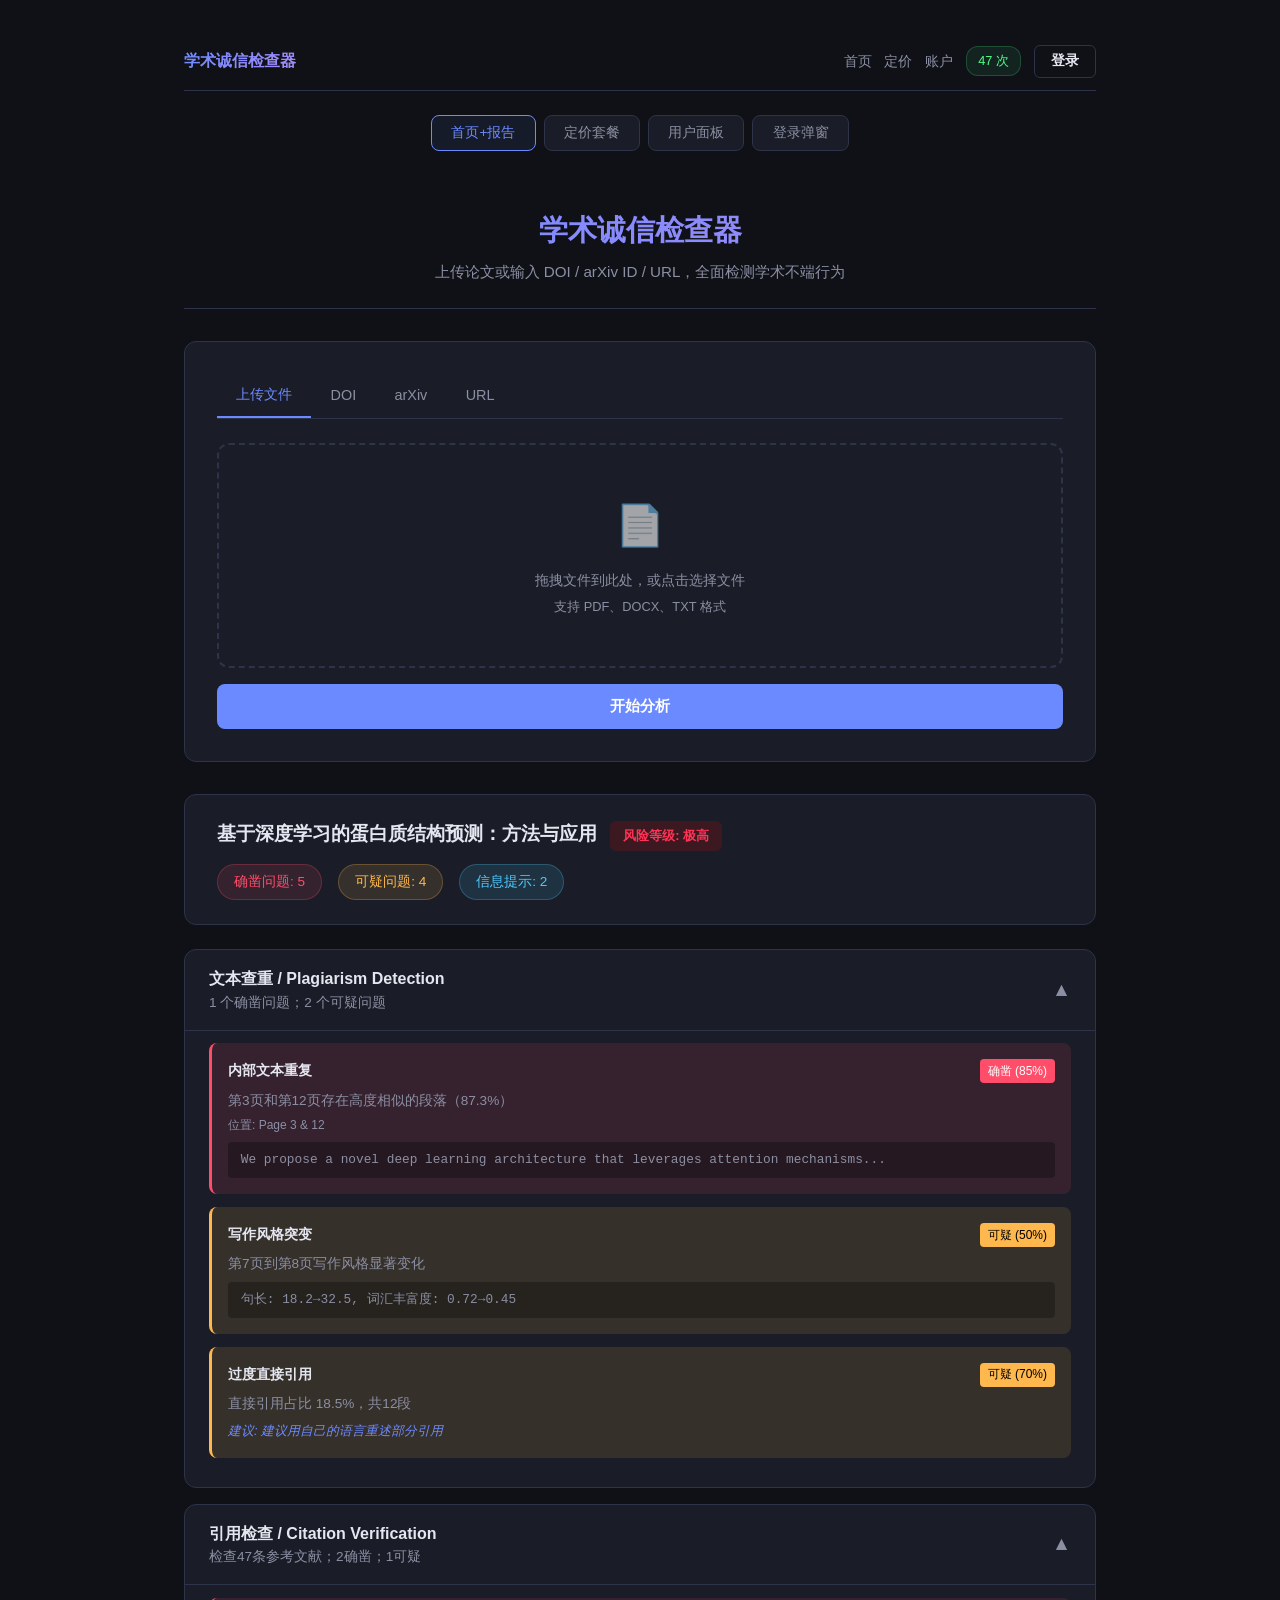
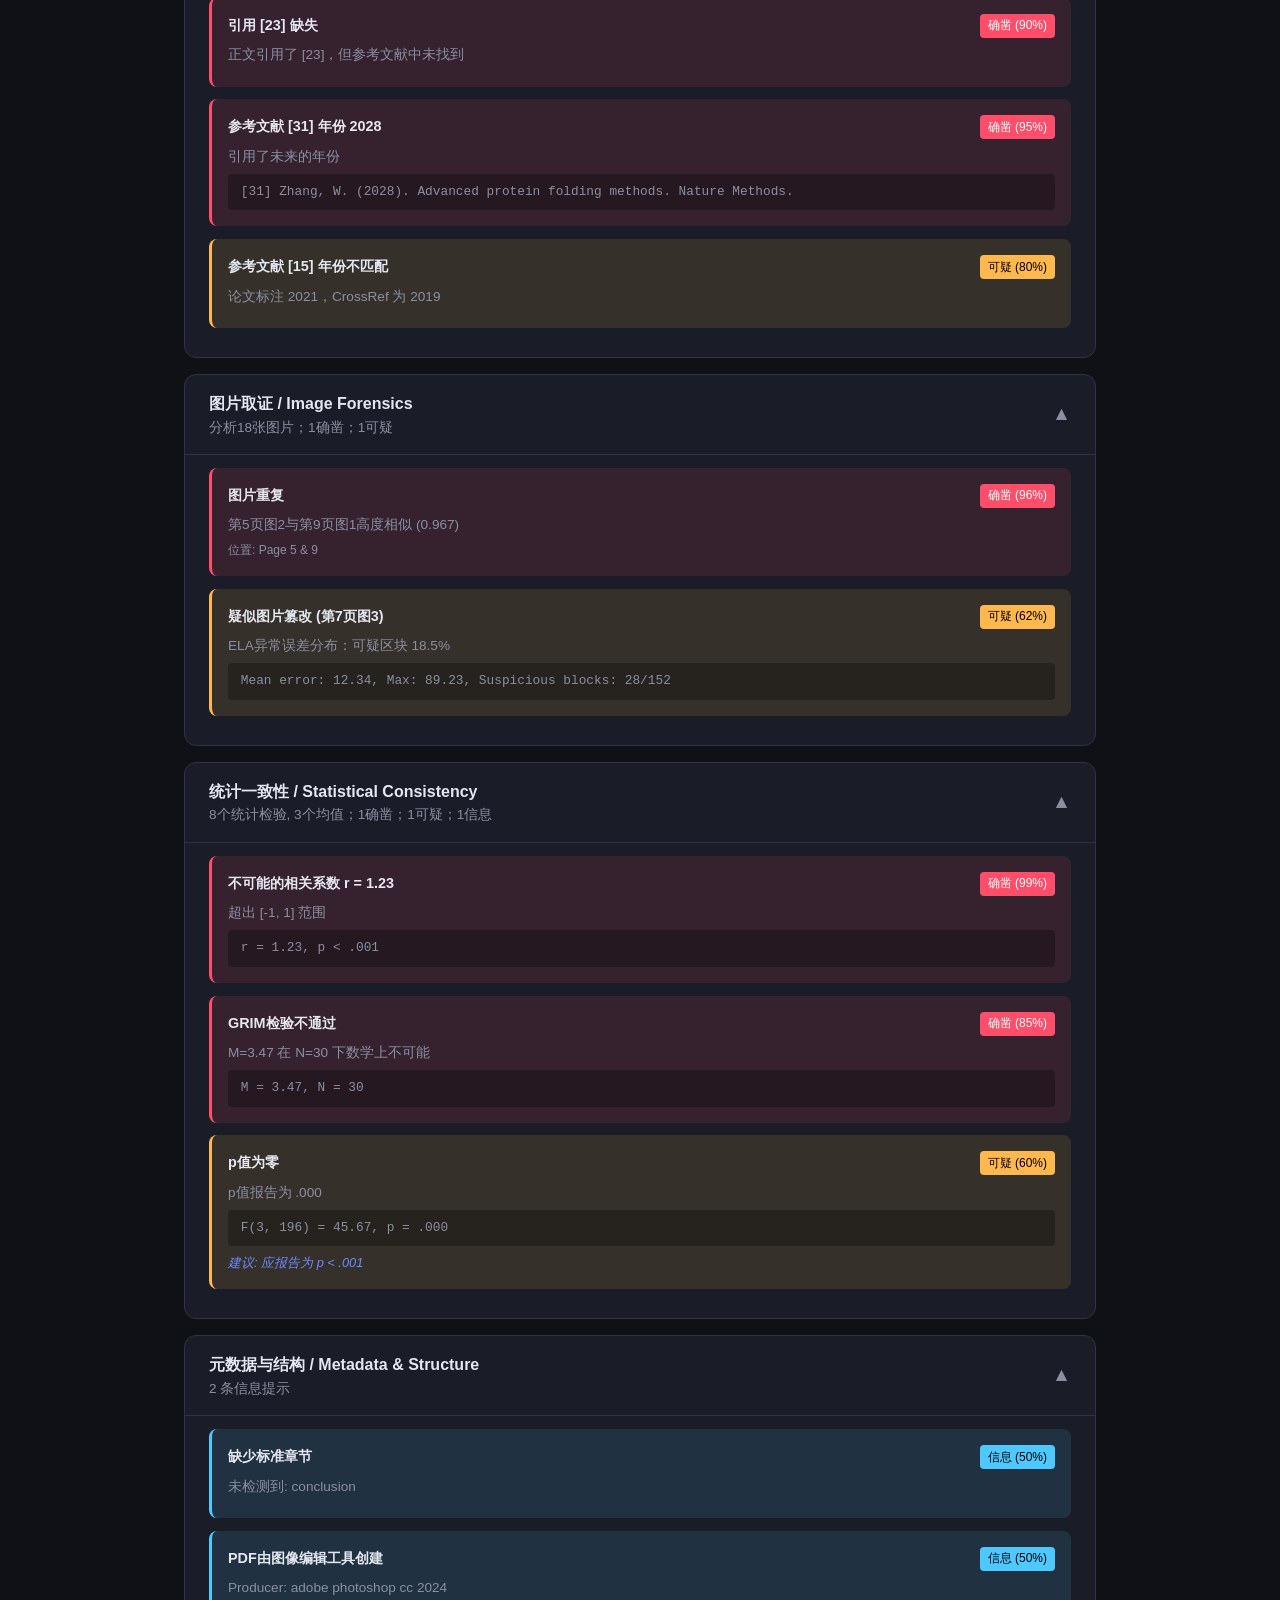
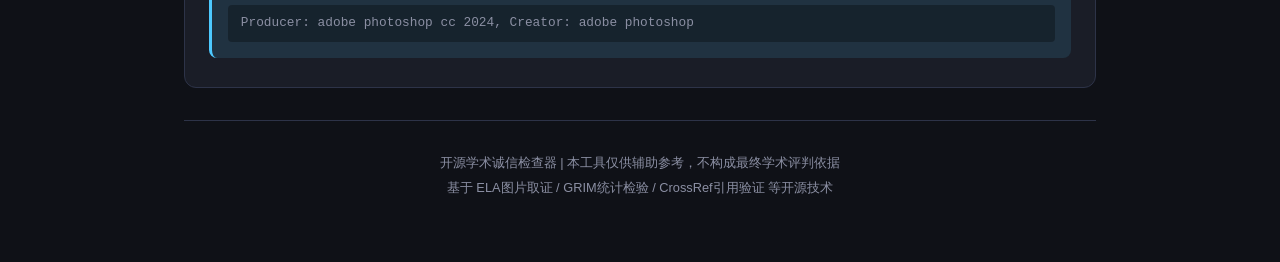
<file: preview.html>
<!DOCTYPE html>
<html lang="zh-CN">
<head>
    <meta charset="UTF-8">
    <meta name="viewport" content="width=device-width, initial-scale=1.0">
    <title>学术诚信检查器 - 完整预览</title>
    <style>
        :root {
            --bg: #0f1117; --bg-card: #1a1d27; --bg-input: #232733;
            --border: #2d3348; --text: #e4e6f0; --text-muted: #8b8fa3;
            --accent: #6c8aff; --accent-hover: #8ba3ff;
            --confirmed: #ff4d6a; --confirmed-bg: rgba(255,77,106,0.12);
            --suspicious: #ffb84d; --suspicious-bg: rgba(255,184,77,0.12);
            --info: #4dc9ff; --info-bg: rgba(77,201,255,0.12);
            --success: #4dff88; --success-bg: rgba(77,255,136,0.08);
            --radius: 12px; --shadow: 0 4px 24px rgba(0,0,0,0.3);
        }
        * { margin: 0; padding: 0; box-sizing: border-box; }
        body { font-family: -apple-system, BlinkMacSystemFont, 'Segoe UI', 'Inter', sans-serif; background: var(--bg); color: var(--text); line-height: 1.6; min-height: 100vh; }
        .container { max-width: 960px; margin: 0 auto; padding: 2rem 1.5rem; }
        .topnav { display: flex; justify-content: space-between; align-items: center; padding: 0.8rem 0; border-bottom: 1px solid var(--border); margin-bottom: 1.5rem; }
        .topnav-brand { font-size: 1rem; font-weight: 700; cursor: pointer; background: linear-gradient(135deg, var(--accent), #a78bfa); -webkit-background-clip: text; -webkit-text-fill-color: transparent; background-clip: text; }
        .topnav-links { display: flex; align-items: center; gap: 0.8rem; }
        .topnav-links a { color: var(--text-muted); text-decoration: none; font-size: 0.9rem; cursor: pointer; }
        .topnav-links a:hover { color: var(--text); }
        .nav-credits { font-size: 0.8rem; padding: 0.25rem 0.7rem; border-radius: 12px; background: var(--success-bg); color: var(--success); border: 1px solid rgba(77,255,136,0.2); }
        header { text-align: center; padding: 2rem 0 1.5rem; border-bottom: 1px solid var(--border); margin-bottom: 2rem; }
        header h1 { font-size: 1.8rem; font-weight: 700; margin-bottom: 0.4rem; background: linear-gradient(135deg, var(--accent), #a78bfa); -webkit-background-clip: text; -webkit-text-fill-color: transparent; background-clip: text; }
        header p { color: var(--text-muted); font-size: 0.95rem; }
        .btn { padding: 0.75rem 2rem; background: var(--accent); color: #fff; border: none; border-radius: 8px; font-size: 0.95rem; font-weight: 600; cursor: pointer; transition: all 0.2s; display: inline-flex; align-items: center; gap: 0.5rem; }
        .btn:hover { background: var(--accent-hover); transform: translateY(-1px); }
        .btn-block { width: 100%; justify-content: center; margin-top: 1rem; }
        .btn-sm { padding: 0.4rem 1rem; font-size: 0.85rem; border-radius: 6px; }
        .btn-outline { background: transparent; border: 1px solid var(--border); color: var(--text); }
        .btn-outline:hover { border-color: var(--accent); color: var(--accent); background: transparent; }
        .btn-ghost { background: transparent; color: var(--text-muted); padding: 0.4rem 0.8rem; }
        .upload-section { background: var(--bg-card); border: 1px solid var(--border); border-radius: var(--radius); padding: 2rem; margin-bottom: 2rem; }
        .tabs { display: flex; gap: 0; margin-bottom: 1.5rem; border-bottom: 1px solid var(--border); }
        .tab { padding: 0.7rem 1.2rem; background: none; border: none; color: var(--text-muted); cursor: pointer; font-size: 0.9rem; border-bottom: 2px solid transparent; transition: all 0.2s; }
        .tab:hover { color: var(--text); }
        .tab.active { color: var(--accent); border-bottom-color: var(--accent); }
        .tab-content { display: none; }
        .tab-content.active { display: block; }
        .drop-zone { border: 2px dashed var(--border); border-radius: var(--radius); padding: 3rem 2rem; text-align: center; cursor: pointer; transition: all 0.3s; }
        .drop-zone:hover { border-color: var(--accent); background: rgba(108,138,255,0.05); }
        .drop-zone .icon { font-size: 2.5rem; margin-bottom: 0.8rem; opacity: 0.6; }
        .drop-zone p { color: var(--text-muted); font-size: 0.9rem; }
        .input-group { display: flex; gap: 0.8rem; margin-top: 0.5rem; }
        .input-group input, .form-group input { flex: 1; padding: 0.75rem 1rem; background: var(--bg-input); border: 1px solid var(--border); border-radius: 8px; color: var(--text); font-size: 0.95rem; outline: none; }
        .input-group input:focus, .form-group input:focus { border-color: var(--accent); }
        .input-group input::placeholder, .form-group input::placeholder { color: var(--text-muted); }
        .label { display: block; color: var(--text-muted); font-size: 0.85rem; margin-bottom: 0.4rem; }
        .report-header { background: var(--bg-card); border: 1px solid var(--border); border-radius: var(--radius); padding: 1.5rem 2rem; margin-bottom: 1.5rem; }
        .report-title { font-size: 1.2rem; font-weight: 600; margin-bottom: 0.8rem; }
        .stats-row { display: flex; gap: 1rem; flex-wrap: wrap; }
        .stat-badge { padding: 0.4rem 1rem; border-radius: 20px; font-size: 0.85rem; font-weight: 500; }
        .stat-badge.confirmed { background: var(--confirmed-bg); color: var(--confirmed); border: 1px solid rgba(255,77,106,0.25); }
        .stat-badge.suspicious { background: var(--suspicious-bg); color: var(--suspicious); border: 1px solid rgba(255,184,77,0.25); }
        .stat-badge.info { background: var(--info-bg); color: var(--info); border: 1px solid rgba(77,201,255,0.25); }
        .risk-indicator { display: inline-block; padding: 0.3rem 0.8rem; border-radius: 6px; font-size: 0.8rem; font-weight: 600; text-transform: uppercase; margin-left: 0.5rem; }
        .risk-low { background: var(--success-bg); color: var(--success); }
        .risk-medium { background: var(--suspicious-bg); color: var(--suspicious); }
        .risk-high { background: var(--confirmed-bg); color: var(--confirmed); }
        .risk-critical { background: rgba(255,0,0,0.15); color: #ff3355; }
        .module-card { background: var(--bg-card); border: 1px solid var(--border); border-radius: var(--radius); margin-bottom: 1rem; overflow: hidden; }
        .module-header { padding: 1rem 1.5rem; display: flex; justify-content: space-between; align-items: center; cursor: pointer; transition: background 0.2s; }
        .module-header:hover { background: rgba(255,255,255,0.02); }
        .module-name { font-weight: 600; font-size: 1rem; }
        .module-summary { color: var(--text-muted); font-size: 0.85rem; }
        .module-toggle { color: var(--text-muted); font-size: 1.2rem; transition: transform 0.3s; }
        .module-toggle.open { transform: rotate(180deg); }
        .module-body { display: none; padding: 0 1.5rem 1rem; border-top: 1px solid var(--border); }
        .module-body.open { display: block; }
        .issue { padding: 1rem; margin: 0.8rem 0; border-radius: 8px; border-left: 3px solid; }
        .issue.confirmed { background: var(--confirmed-bg); border-left-color: var(--confirmed); }
        .issue.suspicious { background: var(--suspicious-bg); border-left-color: var(--suspicious); }
        .issue.info { background: var(--info-bg); border-left-color: var(--info); }
        .issue-header { display: flex; justify-content: space-between; align-items: flex-start; margin-bottom: 0.4rem; }
        .issue-title { font-weight: 600; font-size: 0.9rem; }
        .issue-severity { font-size: 0.75rem; padding: 0.15rem 0.5rem; border-radius: 4px; font-weight: 500; white-space: nowrap; }
        .issue-severity.confirmed { background: var(--confirmed); color: #fff; }
        .issue-severity.suspicious { background: var(--suspicious); color: #000; }
        .issue-severity.info { background: var(--info); color: #000; }
        .issue-desc { font-size: 0.85rem; color: var(--text-muted); margin-bottom: 0.3rem; }
        .issue-evidence { font-size: 0.8rem; background: rgba(0,0,0,0.3); padding: 0.5rem 0.8rem; border-radius: 4px; margin-top: 0.4rem; font-family: monospace; white-space: pre-wrap; word-break: break-all; color: var(--text-muted); }
        .issue-suggestion { font-size: 0.8rem; color: var(--accent); margin-top: 0.4rem; font-style: italic; }
        .issue-location { font-size: 0.75rem; color: var(--text-muted); margin-top: 0.2rem; }
        .no-issues { padding: 1.5rem; text-align: center; color: var(--success); font-size: 0.9rem; }
        /* Modal */
        .modal-overlay { display: none; position: fixed; inset: 0; background: rgba(0,0,0,0.7); z-index: 1000; justify-content: center; align-items: center; backdrop-filter: blur(4px); }
        .modal-overlay.active { display: flex; }
        .modal { background: var(--bg-card); border: 1px solid var(--border); border-radius: var(--radius); padding: 2rem; width: 100%; max-width: 420px; position: relative; box-shadow: var(--shadow); animation: modalIn 0.2s ease-out; }
        @keyframes modalIn { from { opacity: 0; transform: translateY(-20px) scale(0.95); } to { opacity: 1; transform: translateY(0) scale(1); } }
        .modal-close { position: absolute; top: 0.8rem; right: 1rem; background: none; border: none; color: var(--text-muted); font-size: 1.5rem; cursor: pointer; }
        .modal-tabs { display: flex; border-bottom: 1px solid var(--border); margin-bottom: 1.5rem; }
        .modal-tab { flex: 1; padding: 0.6rem; background: none; border: none; color: var(--text-muted); font-size: 0.95rem; cursor: pointer; border-bottom: 2px solid transparent; }
        .modal-tab.active { color: var(--accent); border-bottom-color: var(--accent); }
        .modal-form { display: flex; flex-direction: column; gap: 1rem; }
        .form-group { display: flex; flex-direction: column; gap: 0.3rem; }
        .form-group label { font-size: 0.85rem; color: var(--text-muted); }
        .form-group input { padding: 0.7rem 1rem; }
        .form-error { color: var(--confirmed); font-size: 0.85rem; min-height: 1.2rem; }
        .form-hint { text-align: center; color: var(--success); font-size: 0.85rem; margin-top: 0.5rem; }
        /* Pricing */
        .pricing-grid { display: grid; grid-template-columns: repeat(3, 1fr); gap: 1.5rem; margin-bottom: 2rem; }
        .pricing-card { background: var(--bg-card); border: 1px solid var(--border); border-radius: var(--radius); padding: 2rem 1.5rem; text-align: center; position: relative; transition: all 0.3s; }
        .pricing-card:hover { border-color: var(--accent); transform: translateY(-4px); box-shadow: 0 8px 32px rgba(108,138,255,0.15); }
        .pricing-card.popular { border-color: var(--accent); box-shadow: 0 4px 20px rgba(108,138,255,0.2); }
        .pricing-badge { position: absolute; top: -12px; left: 50%; transform: translateX(-50%); background: var(--accent); color: #fff; font-size: 0.75rem; font-weight: 600; padding: 0.2rem 0.8rem; border-radius: 12px; }
        .pricing-name { font-size: 1.1rem; font-weight: 600; margin-bottom: 0.5rem; }
        .pricing-price { font-size: 2.2rem; font-weight: 700; background: linear-gradient(135deg, var(--accent), #a78bfa); -webkit-background-clip: text; -webkit-text-fill-color: transparent; background-clip: text; margin-bottom: 0.3rem; }
        .pricing-desc { color: var(--text-muted); font-size: 0.9rem; margin-bottom: 1.2rem; }
        .pricing-features { list-style: none; text-align: left; margin-bottom: 1.5rem; }
        .pricing-features li { padding: 0.3rem 0; font-size: 0.85rem; color: var(--text-muted); }
        .pricing-features li::before { content: "\2713 "; color: var(--success); margin-right: 0.4rem; }
        /* Dashboard */
        .dash-grid { display: grid; grid-template-columns: 1fr 1fr; gap: 1.2rem; margin-bottom: 2rem; }
        .dash-card { background: var(--bg-card); border: 1px solid var(--border); border-radius: var(--radius); padding: 1.5rem; }
        .dash-card.wide { grid-column: 1 / -1; }
        .dash-card-title { font-size: 0.9rem; color: var(--text-muted); margin-bottom: 0.5rem; }
        .dash-card-value { font-size: 2.5rem; font-weight: 700; background: linear-gradient(135deg, var(--accent), #a78bfa); -webkit-background-clip: text; -webkit-text-fill-color: transparent; background-clip: text; }
        .dash-card-sub { color: var(--text-muted); font-size: 0.9rem; margin-bottom: 1rem; }
        .dash-card-sub strong { color: var(--success); }
        .referral-link-box { display: flex; gap: 0.5rem; margin-bottom: 0.8rem; }
        .referral-input { flex: 1; padding: 0.6rem 1rem; background: var(--bg-input); border: 1px solid var(--border); border-radius: 8px; color: var(--accent); font-size: 0.85rem; outline: none; }
        .referral-code-display { font-size: 0.85rem; color: var(--text-muted); }
        .referral-code-display strong { color: var(--accent); font-size: 1.1rem; letter-spacing: 2px; }
        .dash-stats { display: flex; flex-direction: column; gap: 0.8rem; }
        .dash-stat { display: flex; justify-content: space-between; align-items: center; padding: 0.5rem 0; border-bottom: 1px solid var(--border); }
        .dash-stat:last-child { border-bottom: none; }
        .dash-stat-label { font-size: 0.85rem; color: var(--text-muted); }
        .dash-stat-value { font-size: 1rem; font-weight: 600; }
        footer { text-align: center; padding: 2rem 0; color: var(--text-muted); font-size: 0.8rem; border-top: 1px solid var(--border); margin-top: 2rem; }
        /* Page nav */
        .page-nav { display: flex; gap: 0.5rem; justify-content: center; margin-bottom: 1.5rem; }
        .page-nav button { padding: 0.5rem 1.2rem; background: var(--bg-card); border: 1px solid var(--border); border-radius: 8px; color: var(--text-muted); cursor: pointer; font-size: 0.85rem; transition: all 0.2s; }
        .page-nav button:hover, .page-nav button.active { border-color: var(--accent); color: var(--accent); background: rgba(108,138,255,0.08); }
        @media (max-width: 768px) { .pricing-grid { grid-template-columns: 1fr; } .dash-grid { grid-template-columns: 1fr; } }
    </style>
</head>
<body>
    <div class="container">
        <nav class="topnav">
            <div class="topnav-brand">学术诚信检查器</div>
            <div class="topnav-links">
                <a onclick="showPage('home')">首页</a>
                <a onclick="showPage('pricing')">定价</a>
                <a onclick="showPage('dashboard')">账户</a>
                <span class="nav-credits">47 次</span>
                <button class="btn btn-sm btn-outline" onclick="document.getElementById('authModal').classList.add('active')">登录</button>
            </div>
        </nav>

        <!-- 页面切换 -->
        <div class="page-nav">
            <button class="active" onclick="showPage('home')">首页+报告</button>
            <button onclick="showPage('pricing')">定价套餐</button>
            <button onclick="showPage('dashboard')">用户面板</button>
            <button onclick="document.getElementById('authModal').classList.add('active')">登录弹窗</button>
        </div>

        <!-- ===== 首页 ===== -->
        <div id="pageHome">
            <header>
                <h1>学术诚信检查器</h1>
                <p>上传论文或输入 DOI / arXiv ID / URL，全面检测学术不端行为</p>
            </header>
            <div class="upload-section">
                <div class="tabs">
                    <button class="tab active" onclick="switchTab(this,'upload')">上传文件</button>
                    <button class="tab" onclick="switchTab(this,'doi')">DOI</button>
                    <button class="tab" onclick="switchTab(this,'arxiv')">arXiv</button>
                    <button class="tab" onclick="switchTab(this,'url')">URL</button>
                </div>
                <div class="tab-content active" id="tab-upload">
                    <div class="drop-zone">
                        <div class="icon">&#128196;</div>
                        <p>拖拽文件到此处，或点击选择文件</p>
                        <p style="font-size:0.8rem;margin-top:0.3rem;">支持 PDF、DOCX、TXT 格式</p>
                    </div>
                </div>
                <div class="tab-content" id="tab-doi">
                    <label class="label">输入 DOI 标识符</label>
                    <div class="input-group"><input type="text" placeholder="例: 10.1038/s41586-023-06600-9"></div>
                </div>
                <div class="tab-content" id="tab-arxiv">
                    <label class="label">输入 arXiv ID</label>
                    <div class="input-group"><input type="text" placeholder="例: 2301.07041"></div>
                </div>
                <div class="tab-content" id="tab-url">
                    <label class="label">输入论文 PDF 的直接链接</label>
                    <div class="input-group"><input type="text" placeholder="例: https://example.com/paper.pdf"></div>
                </div>
                <button class="btn btn-block" onclick="showMockReport()">开始分析</button>
            </div>
            <div id="reportArea"></div>
        </div>

        <!-- ===== 定价 ===== -->
        <div id="pagePricing" style="display:none">
            <header>
                <h1>选择套餐</h1>
                <p>购买分析次数，开始检查你的论文</p>
            </header>
            <div class="pricing-grid">
                <div class="pricing-card">
                    <div class="pricing-name">基础版 Basic</div>
                    <div class="pricing-price">$9.90</div>
                    <div class="pricing-desc">10 次论文分析</div>
                    <ul class="pricing-features">
                        <li>全部 5 大检测模块</li>
                        <li>支持 PDF / DOCX / TXT</li>
                        <li>DOI / arXiv / URL 导入</li>
                    </ul>
                    <button class="btn btn-block">购买</button>
                </div>
                <div class="pricing-card popular">
                    <div class="pricing-badge">最受欢迎</div>
                    <div class="pricing-name">专业版 Pro</div>
                    <div class="pricing-price">$29.90</div>
                    <div class="pricing-desc">50 次论文分析</div>
                    <ul class="pricing-features">
                        <li>全部 5 大检测模块</li>
                        <li>支持 PDF / DOCX / TXT</li>
                        <li>DOI / arXiv / URL 导入</li>
                        <li>优先处理队列</li>
                    </ul>
                    <button class="btn btn-block">购买</button>
                </div>
                <div class="pricing-card">
                    <div class="pricing-name">无限版 Unlimited</div>
                    <div class="pricing-price">$99.90</div>
                    <div class="pricing-desc">999 次论文分析</div>
                    <ul class="pricing-features">
                        <li>全部 5 大检测模块</li>
                        <li>支持 PDF / DOCX / TXT</li>
                        <li>DOI / arXiv / URL 导入</li>
                        <li>优先处理队列</li>
                        <li>API 接入（即将推出）</li>
                    </ul>
                    <button class="btn btn-block">购买</button>
                </div>
            </div>
        </div>

        <!-- ===== 用户面板 ===== -->
        <div id="pageDashboard" style="display:none">
            <header>
                <h1>我的账户</h1>
                <p>demo@example.com</p>
            </header>
            <div class="dash-grid">
                <div class="dash-card">
                    <div class="dash-card-title">剩余分析次数</div>
                    <div class="dash-card-value">47</div>
                    <button class="btn btn-sm" style="margin-top:0.8rem" onclick="showPage('pricing')">购买更多</button>
                </div>
                <div class="dash-card wide">
                    <div class="dash-card-title">推广返佣</div>
                    <p class="dash-card-sub">分享你的专属链接，好友每次付费你获得 <strong>20%</strong> 返佣</p>
                    <div class="referral-link-box">
                        <input type="text" class="referral-input" value="https://checker.example.com/?ref=K8M2NX4P" readonly>
                        <button class="btn btn-sm">复制</button>
                    </div>
                    <div class="referral-code-display">你的推广码: <strong>K8M2NX4P</strong></div>
                </div>
                <div class="dash-card">
                    <div class="dash-card-title">推广统计</div>
                    <div class="dash-stats">
                        <div class="dash-stat"><span class="dash-stat-label">推荐人数</span><span class="dash-stat-value">12</span></div>
                        <div class="dash-stat"><span class="dash-stat-label">总佣金</span><span class="dash-stat-value">$23.80</span></div>
                        <div class="dash-stat"><span class="dash-stat-label">待结算</span><span class="dash-stat-value">$5.98</span></div>
                    </div>
                </div>
            </div>
        </div>

        <footer>
            <p>开源学术诚信检查器 | 本工具仅供辅助参考，不构成最终学术评判依据</p>
            <p style="margin-top:0.3rem;">基于 ELA图片取证 / GRIM统计检验 / CrossRef引用验证 等开源技术</p>
        </footer>
    </div>

    <!-- 登录弹窗 -->
    <div class="modal-overlay" id="authModal">
        <div class="modal">
            <button class="modal-close" onclick="document.getElementById('authModal').classList.remove('active')">&times;</button>
            <div class="modal-tabs">
                <button class="modal-tab active" onclick="switchModalTab(this,'login')">登录</button>
                <button class="modal-tab" onclick="switchModalTab(this,'register')">注册</button>
            </div>
            <form class="modal-form" id="modalLogin">
                <div class="form-group"><label>邮箱</label><input type="email" placeholder="your@email.com"></div>
                <div class="form-group"><label>密码</label><input type="password" placeholder="输入密码"></div>
                <div class="form-error"></div>
                <button type="button" class="btn btn-block" onclick="document.getElementById('authModal').classList.remove('active')">登录</button>
            </form>
            <form class="modal-form" id="modalRegister" style="display:none">
                <div class="form-group"><label>邮箱</label><input type="email" placeholder="your@email.com"></div>
                <div class="form-group"><label>密码（至少6位）</label><input type="password" placeholder="设置密码"></div>
                <div class="form-group"><label>姓名（选填）</label><input type="text" placeholder="你的姓名"></div>
                <div class="form-group"><label>推广码（选填）</label><input type="text" placeholder="好友的推广码" value="K8M2NX4P"></div>
                <div class="form-error"></div>
                <button type="button" class="btn btn-block" onclick="document.getElementById('authModal').classList.remove('active')">注册</button>
                <p class="form-hint">注册即赠送 3 次免费分析</p>
            </form>
        </div>
    </div>

    <script>
    function showPage(name) {
        document.getElementById('pageHome').style.display = name === 'home' ? '' : 'none';
        document.getElementById('pagePricing').style.display = name === 'pricing' ? '' : 'none';
        document.getElementById('pageDashboard').style.display = name === 'dashboard' ? '' : 'none';
        document.querySelectorAll('.page-nav button').forEach((b,i) => {
            b.classList.toggle('active', (i===0&&name==='home')||(i===1&&name==='pricing')||(i===2&&name==='dashboard'));
        });
    }
    function switchTab(el, name) {
        document.querySelectorAll('.tab').forEach(t => t.classList.remove('active'));
        document.querySelectorAll('.tab-content').forEach(c => c.classList.remove('active'));
        el.classList.add('active');
        document.getElementById(`tab-${name}`).classList.add('active');
    }
    function switchModalTab(el, name) {
        document.querySelectorAll('.modal-tab').forEach(t => t.classList.remove('active'));
        el.classList.add('active');
        document.getElementById('modalLogin').style.display = name === 'login' ? '' : 'none';
        document.getElementById('modalRegister').style.display = name === 'register' ? '' : 'none';
    }
    function toggleModule(idx) {
        document.getElementById(`mod-body-${idx}`).classList.toggle('open');
        document.getElementById(`mod-toggle-${idx}`).classList.toggle('open');
    }
    function showMockReport() {
        const issues = [
            { mod: "文本查重 / Plagiarism Detection", summary: "1 个确凿问题；2 个可疑问题", issues: [
                { severity: "confirmed", confidence: 0.85, title: "内部文本重复", description: "第3页和第12页存在高度相似的段落（87.3%）", location: "Page 3 & 12", evidence: "We propose a novel deep learning architecture that leverages attention mechanisms..." },
                { severity: "suspicious", confidence: 0.50, title: "写作风格突变", description: "第7页到第8页写作风格显著变化", evidence: "句长: 18.2→32.5, 词汇丰富度: 0.72→0.45" },
                { severity: "suspicious", confidence: 0.70, title: "过度直接引用", description: "直接引用占比 18.5%，共12段", suggestion: "建议用自己的语言重述部分引用" }
            ]},
            { mod: "引用检查 / Citation Verification", summary: "检查47条参考文献；2确凿；1可疑", issues: [
                { severity: "confirmed", confidence: 0.90, title: "引用 [23] 缺失", description: "正文引用了 [23]，但参考文献中未找到" },
                { severity: "confirmed", confidence: 0.95, title: "参考文献 [31] 年份 2028", description: "引用了未来的年份", evidence: "[31] Zhang, W. (2028). Advanced protein folding methods. Nature Methods." },
                { severity: "suspicious", confidence: 0.80, title: "参考文献 [15] 年份不匹配", description: "论文标注 2021，CrossRef 为 2019" }
            ]},
            { mod: "图片取证 / Image Forensics", summary: "分析18张图片；1确凿；1可疑", issues: [
                { severity: "confirmed", confidence: 0.96, title: "图片重复", description: "第5页图2与第9页图1高度相似 (0.967)", location: "Page 5 & 9" },
                { severity: "suspicious", confidence: 0.62, title: "疑似图片篡改 (第7页图3)", description: "ELA异常误差分布：可疑区块 18.5%", evidence: "Mean error: 12.34, Max: 89.23, Suspicious blocks: 28/152" }
            ]},
            { mod: "统计一致性 / Statistical Consistency", summary: "8个统计检验, 3个均值；1确凿；1可疑；1信息", issues: [
                { severity: "confirmed", confidence: 0.99, title: "不可能的相关系数 r = 1.23", description: "超出 [-1, 1] 范围", evidence: "r = 1.23, p < .001" },
                { severity: "confirmed", confidence: 0.85, title: "GRIM检验不通过", description: "M=3.47 在 N=30 下数学上不可能", evidence: "M = 3.47, N = 30" },
                { severity: "suspicious", confidence: 0.60, title: "p值为零", description: "p值报告为 .000", evidence: "F(3, 196) = 45.67, p = .000", suggestion: "应报告为 p < .001" }
            ]},
            { mod: "元数据与结构 / Metadata & Structure", summary: "2 条信息提示", issues: [
                { severity: "info", confidence: 0.50, title: "缺少标准章节", description: "未检测到: conclusion" },
                { severity: "info", confidence: 0.50, title: "PDF由图像编辑工具创建", description: "Producer: adobe photoshop cc 2024", evidence: "Producer: adobe photoshop cc 2024, Creator: adobe photoshop" }
            ]}
        ];
        const sevLabel = { confirmed: '确凿', suspicious: '可疑', info: '信息' };
        let html = `<div class="report-header"><div class="report-title">基于深度学习的蛋白质结构预测：方法与应用 <span class="risk-indicator risk-critical">风险等级: 极高</span></div><div class="stats-row"><span class="stat-badge confirmed">确凿问题: 5</span><span class="stat-badge suspicious">可疑问题: 4</span><span class="stat-badge info">信息提示: 2</span></div></div>`;
        issues.forEach((m, idx) => {
            html += `<div class="module-card"><div class="module-header" onclick="toggleModule(${idx})"><div><div class="module-name">${m.mod}</div><div class="module-summary">${m.summary}</div></div><span class="module-toggle open" id="mod-toggle-${idx}">&#9660;</span></div><div class="module-body open" id="mod-body-${idx}">`;
            m.issues.forEach(iss => {
                html += `<div class="issue ${iss.severity}"><div class="issue-header"><div class="issue-title">${iss.title}</div><span class="issue-severity ${iss.severity}">${sevLabel[iss.severity]} (${(iss.confidence*100).toFixed(0)}%)</span></div><div class="issue-desc">${iss.description}</div>`;
                if (iss.location) html += `<div class="issue-location">位置: ${iss.location}</div>`;
                if (iss.evidence) html += `<div class="issue-evidence">${iss.evidence}</div>`;
                if (iss.suggestion) html += `<div class="issue-suggestion">建议: ${iss.suggestion}</div>`;
                html += '</div>';
            });
            html += '</div></div>';
        });
        document.getElementById('reportArea').innerHTML = html;
    }
    window.addEventListener('load', () => setTimeout(showMockReport, 200));
    </script>
</body>
</html>
</file>
